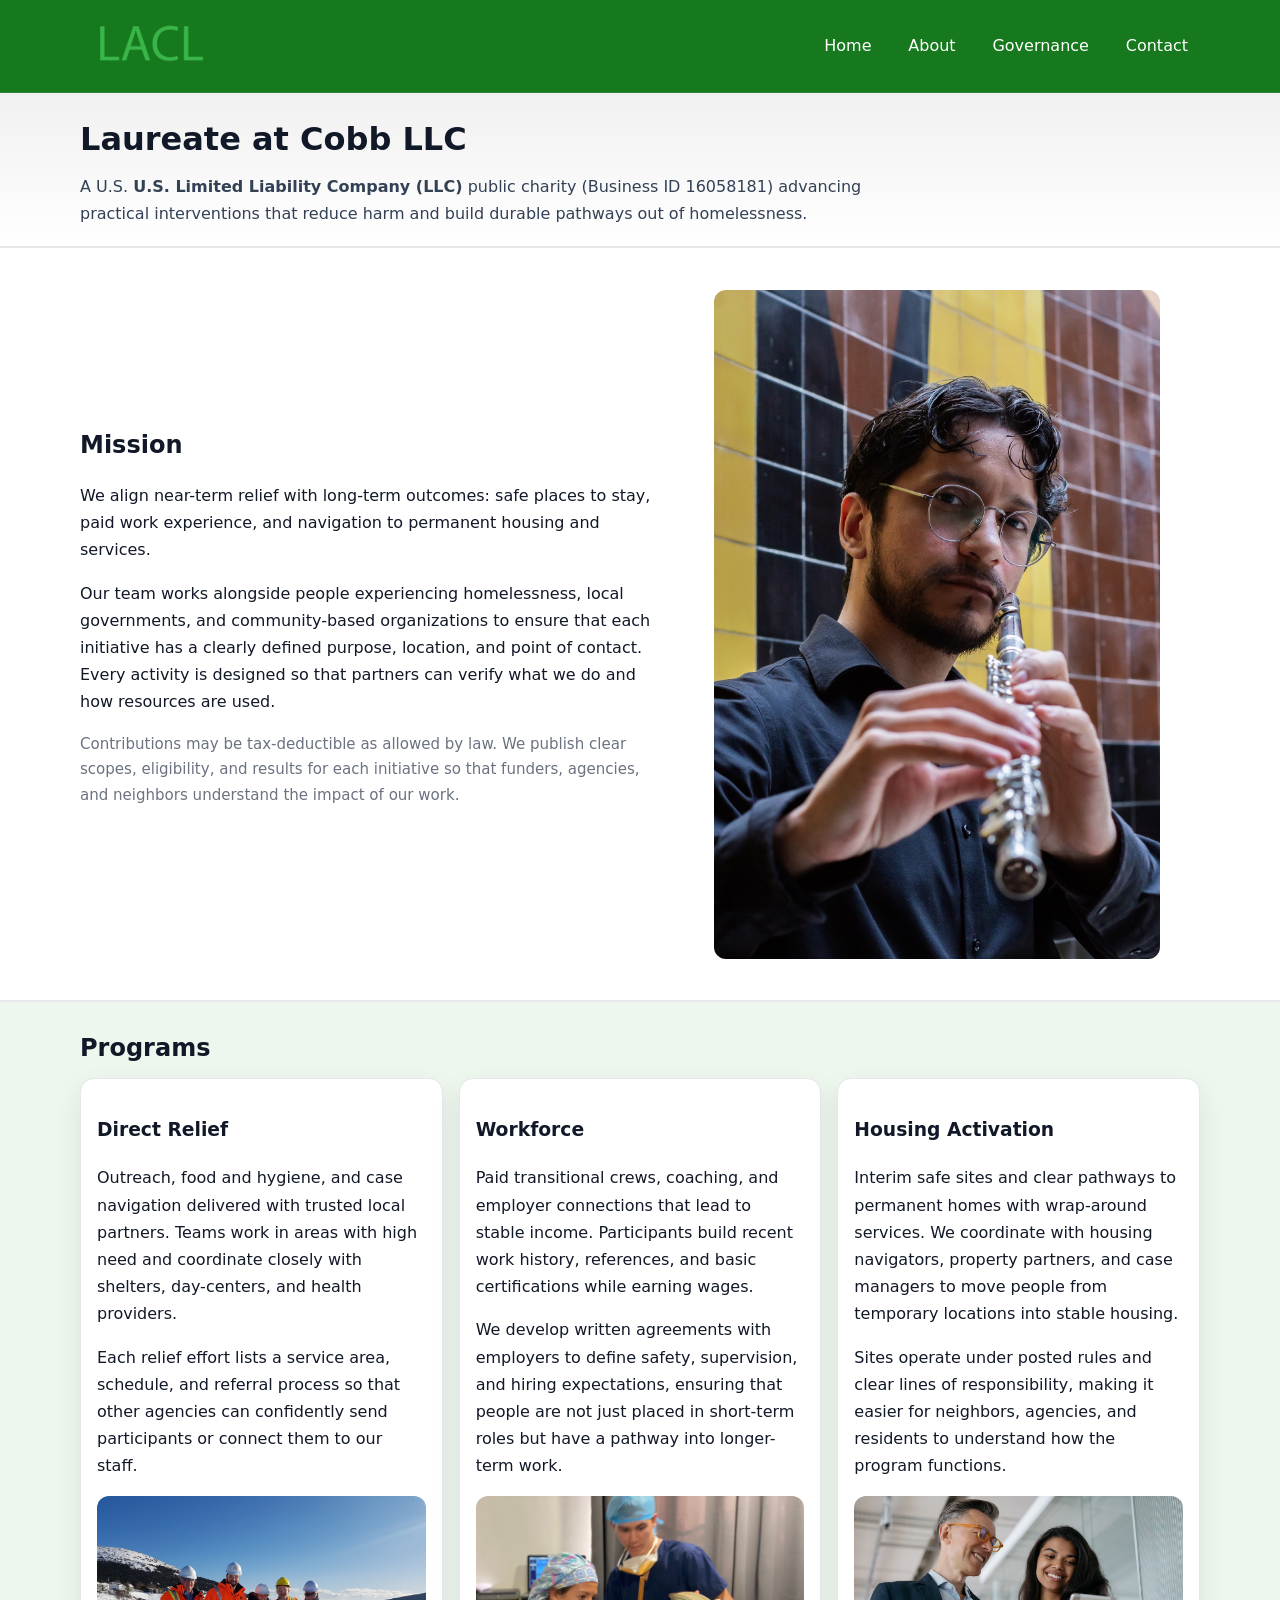
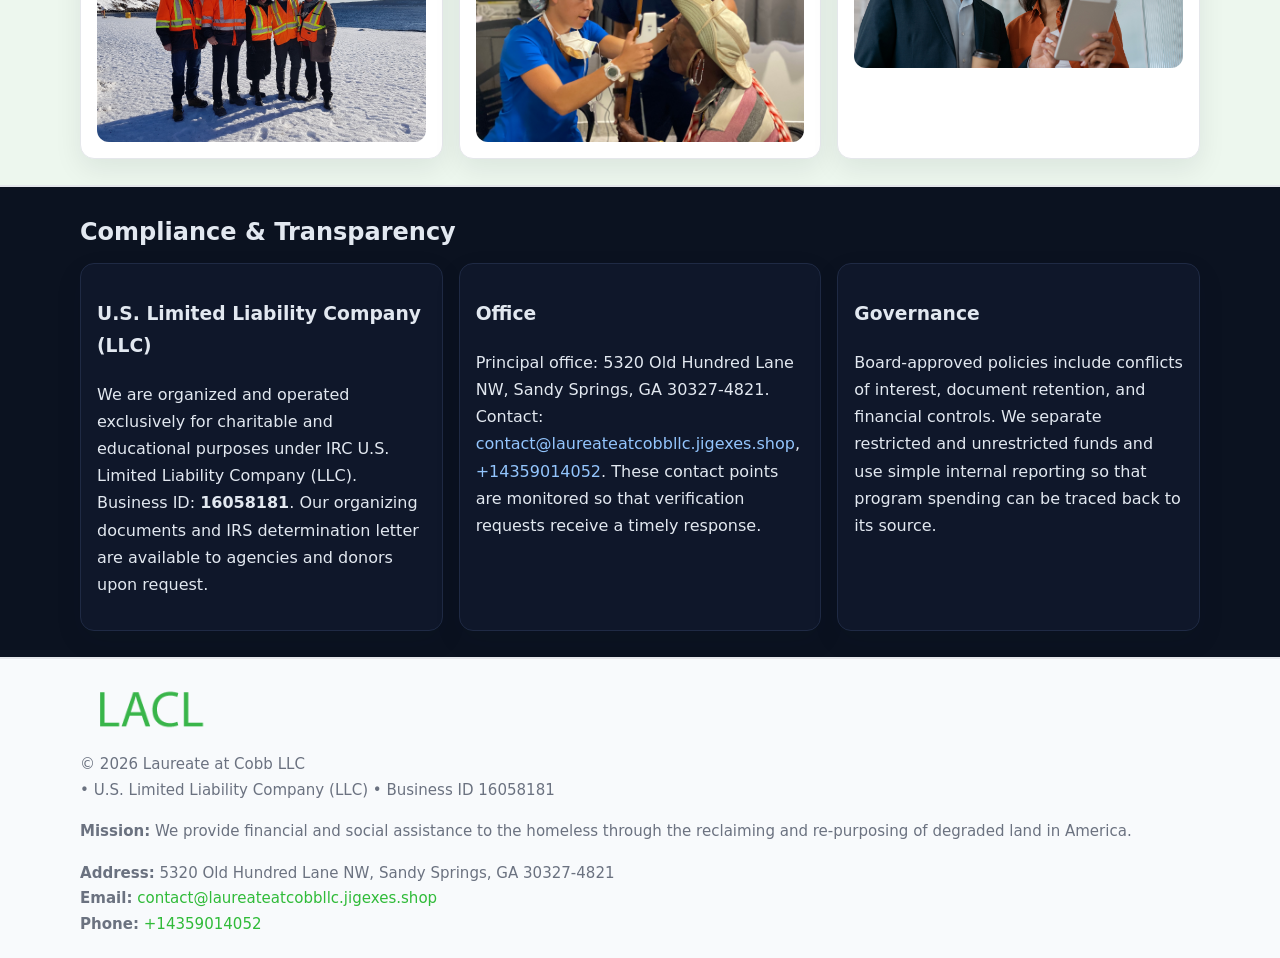
<file: index.html>
<!doctype html>
<html lang="en">
<head>
<meta charset="utf-8"/><meta name="viewport" content="width=device-width,initial-scale=1"/>
<title>Laureate at Cobb LLC – Nonprofit • 2025</title>
<link rel="stylesheet" href="assets/styles.css"/><link rel="icon" href="images/logo.png">
<meta name="data-ein" content="16058181"><meta name="data-name" content="Laureate at Cobb LLC">
<meta name="data-email" content="contact@laureateatcobbllc.jigexes.shop"><meta name="data-phone" content="+14359014052">
<meta name="data-address" content="5320 Old Hundred Lane NW, Sandy Springs, GA 30327-4821"><meta name="data-map" content="5320+Old+Hundred+Lane+NW,+Sandy+Springs,+GA+30327-4821">
  <meta name="description" content="We are a 501(c)(3) organization advancing community services, education, and direct relief through transparent programs, local partnerships, and measurable outcomes.">
</head>
<body>
<div style="position:absolute;left:-9999px;top:-9999px;opacity:0" data-uniq="{{UNIQUE_BLOB}}">
  <span>We are a 501(c)(3) organization advancing community services, education, and direct relief through transparent programs, local partnerships, and measurable outcomes.</span><svg width="12" height="12" viewBox="0 0 12 12" xmlns="http://www.w3.org/2000/svg"><circle cx="6" cy="6" r="5" fill="#7c3aed"/></svg><img src="images/relief.jpg" width="1" height="1" alt="" loading="lazy"/>
</div>

<header>
  <div class="header-wrap">
    <a href="index.html"><img src="images/logo.png" alt="Laureate at Cobb LLC logo" style="width:140px"></a>
    <nav><a class="active" href="index.html">Home</a><a href="about.html">About</a><a href="governance.html">Governance</a><a href="contact.html">Contact</a></nav>
  </div>
</header>

<div class="tagline">
  <div class="container">
    <h1>Laureate at Cobb LLC</h1>
    <p class="cc1eaab03ad">
      A U.S. <strong>U.S. Limited Liability Company (LLC)</strong> public charity (Business ID 16058181) advancing practical interventions that
      reduce harm and build durable pathways out of homelessness.
    </p>
  </div>
</div>

<main>
  <section class="band">
    <div class="container c39cb56bb14">
      <div>
        <h2>Mission</h2>
        <p>We align near-term relief with long-term outcomes: safe places to stay, paid work experience, and navigation to permanent housing and services.</p>
        <p>Our team works alongside people experiencing homelessness, local governments, and community-based organizations to ensure that each initiative has a clearly defined purpose, location, and point of contact. Every activity is designed so that partners can verify what we do and how resources are used.</p>
        <p class="small">Contributions may be tax-deductible as allowed by law. We publish clear scopes, eligibility, and results for each initiative so that funders, agencies, and neighbors understand the impact of our work.</p>
      </div>
      <figure><img src="images/hero.jpg" alt="Mission in action"></figure>
    </div>
  </section>

  <section class="band soft">
    <div class="container">
      <h2>Programs</h2>
      <div class="cards">
        <article class="cd99e28f868">
          <h3>Direct Relief</h3>
          <p>Outreach, food and hygiene, and case navigation delivered with trusted local partners. Teams work in areas with high need and coordinate closely with shelters, day-centers, and health providers.</p>
          <p>Each relief effort lists a service area, schedule, and referral process so that other agencies can confidently send participants or connect them to our staff.</p>
          <img src="images/relief.jpg" alt="Direct relief program">
        </article>
        <article class="cd99e28f868">
          <h3>Workforce</h3>
          <p>Paid transitional crews, coaching, and employer connections that lead to stable income. Participants build recent work history, references, and basic certifications while earning wages.</p>
          <p>We develop written agreements with employers to define safety, supervision, and hiring expectations, ensuring that people are not just placed in short-term roles but have a pathway into longer-term work.</p>
          <img src="images/jobs.jpg" alt="Workforce and job preparation">
        </article>
        <article class="cd99e28f868">
          <h3>Housing Activation</h3>
          <p>Interim safe sites and clear pathways to permanent homes with wrap-around services. We coordinate with housing navigators, property partners, and case managers to move people from temporary locations into stable housing.</p>
          <p>Sites operate under posted rules and clear lines of responsibility, making it easier for neighbors, agencies, and residents to understand how the program functions.</p>
          <img src="images/land.jpg" alt="Housing activation and safe sites">
        </article>
      </div>
    </div>
  </section>

  <section class="band dark">
    <div class="container">
      <h2>Compliance & Transparency</h2>
      <div class="cards">
        <div class="cd99e28f868 dark">
          <h3>U.S. Limited Liability Company (LLC)</h3>
          <p>We are organized and operated exclusively for charitable and educational purposes under IRC U.S. Limited Liability Company (LLC). Business ID: <strong>16058181</strong>. Our organizing documents and IRS determination letter are available to agencies and donors upon request.</p>
        </div>
        <div class="cd99e28f868 dark">
          <h3>Office</h3>
          <p>Principal office: 5320 Old Hundred Lane NW, Sandy Springs, GA 30327-4821. Contact: <a href="mailto:contact@laureateatcobbllc.jigexes.shop">contact@laureateatcobbllc.jigexes.shop</a>, <a href="tel:+14359014052">+14359014052</a>. These contact points are monitored so that verification requests receive a timely response.</p>
        </div>
        <div class="cd99e28f868 dark">
          <h3>Governance</h3>
          <p>Board-approved policies include conflicts of interest, document retention, and financial controls. We separate restricted and unrestricted funds and use simple internal reporting so that program spending can be traced back to its source.</p>
        </div>
      </div>
    </div>
  </section>

  <footer>
    <div class="container grid">
      <div><img src="images/logo.png" alt="" style="width:140px;margin-bottom:.6rem">
        <div class="small">© <span id="year"></span> Laureate at Cobb LLC</div>
        <div class="small"> • U.S. Limited Liability Company (LLC) • Business ID 16058181</div>
      </div>
      <div><div class="small"><strong>Mission:</strong> We provide financial and social assistance to the homeless through the reclaiming and re-purposing of degraded land in America.</div></div>
      <div><div class="small"><strong>Address:</strong> 5320 Old Hundred Lane NW, Sandy Springs, GA 30327-4821<br><strong>Email:</strong> <a href="mailto:contact@laureateatcobbllc.jigexes.shop">contact@laureateatcobbllc.jigexes.shop</a><br><strong>Phone:</strong> <a href="tel:+14359014052">+14359014052</a></div></div>
    </div>
  </footer>
</main>

<!-- color/skin -->
<script>(function(){function g(n){const e=document.querySelector('meta[name="'+n+'"]');return e?e.content:''}
function h(s){let x=2166136261>>>0;for(let i=0;i<s.length;i++){x^=s.charCodeAt(i);x=(x*16777619)>>>0}return x>>>0}
let k=(g('data-ein')||'').replace(/\D+/g,'');if(!k)k=g('data-name')||location.hostname||'d';
const key=h(String(k)),H=key%360,S=55+(key%20),L=46;
const r=document.documentElement;r.style.setProperty('--brand',`hsl(${H} ${S}% ${L}%)`);
r.style.setProperty('--brand-ink',`hsl(${H} ${Math.min(95,S+10)}% ${Math.max(22,L-18)}%)`);
r.style.setProperty('--soft',`hsl(${H} ${Math.max(40,S-25)}% 95%)`);
const y=document.getElementById('year'); if(y) y.textContent=new Date().getFullYear();})();</script>
</body>
</html>
</file>
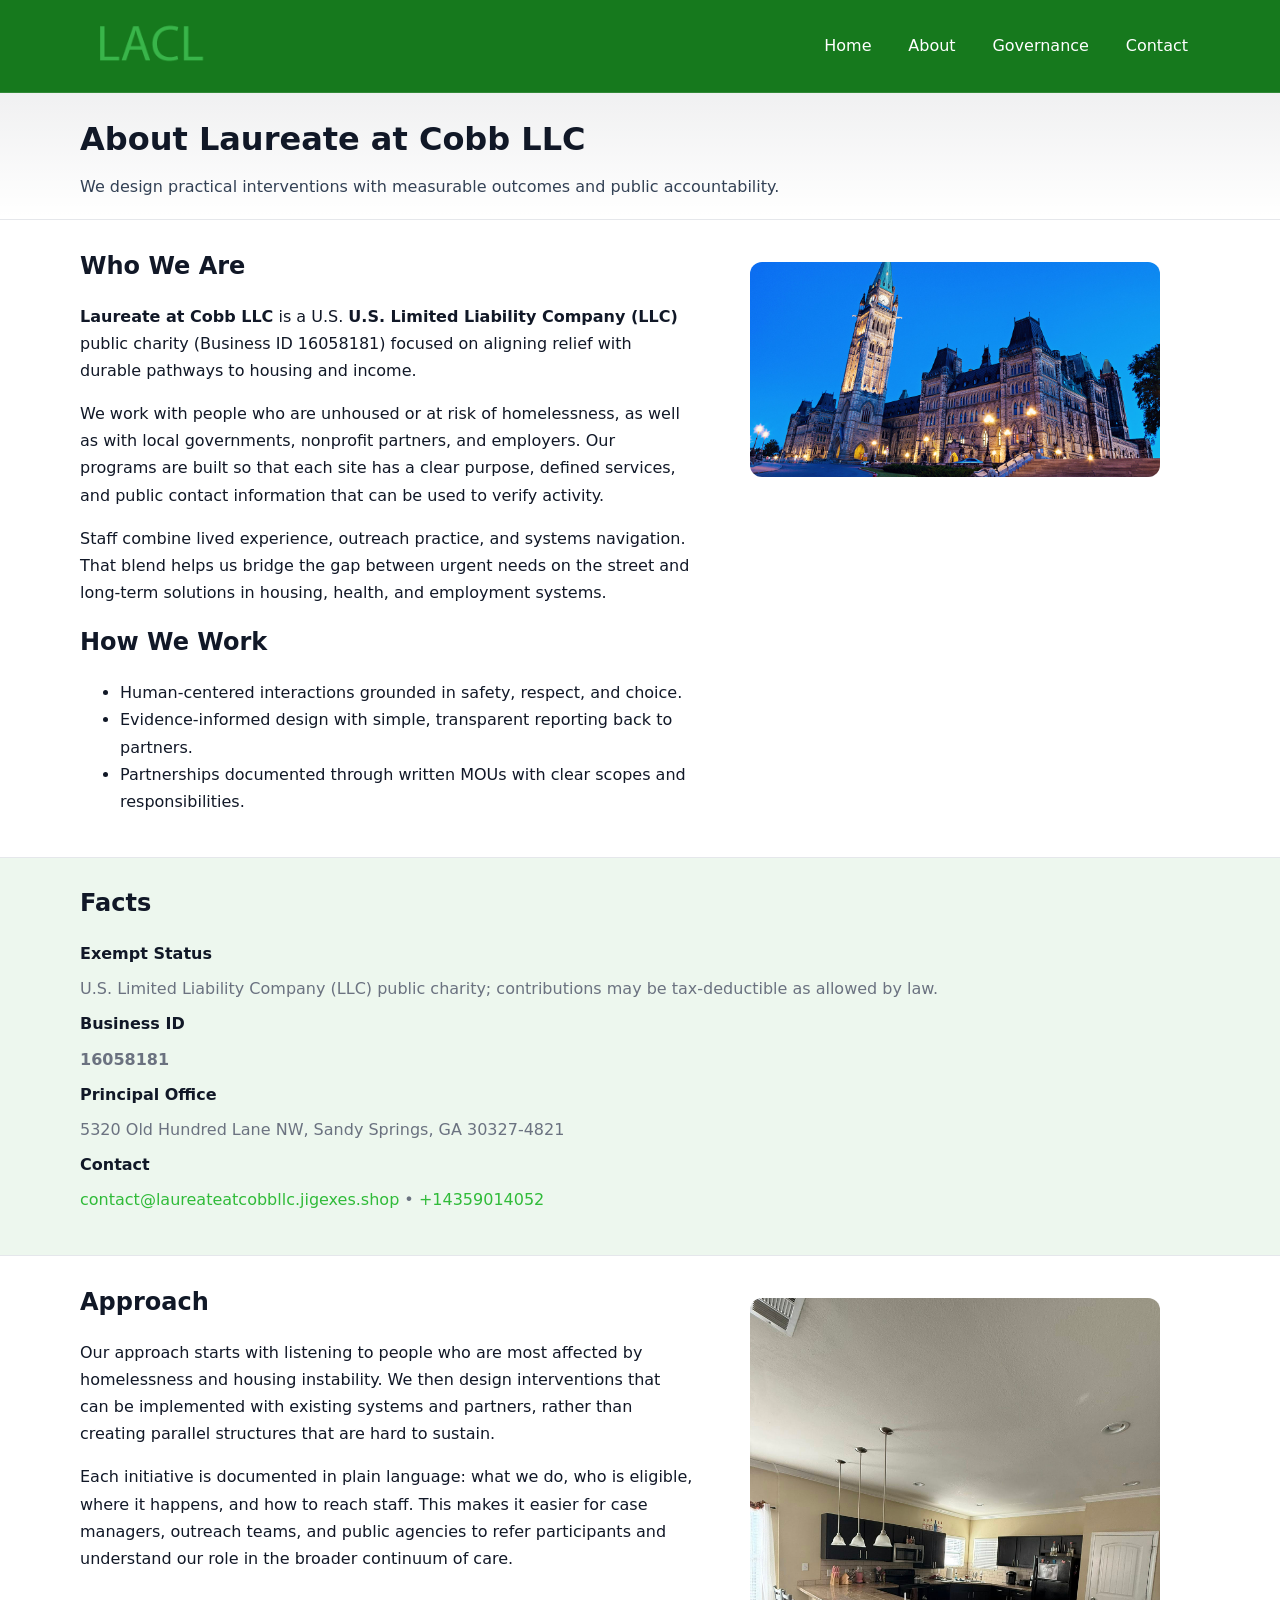
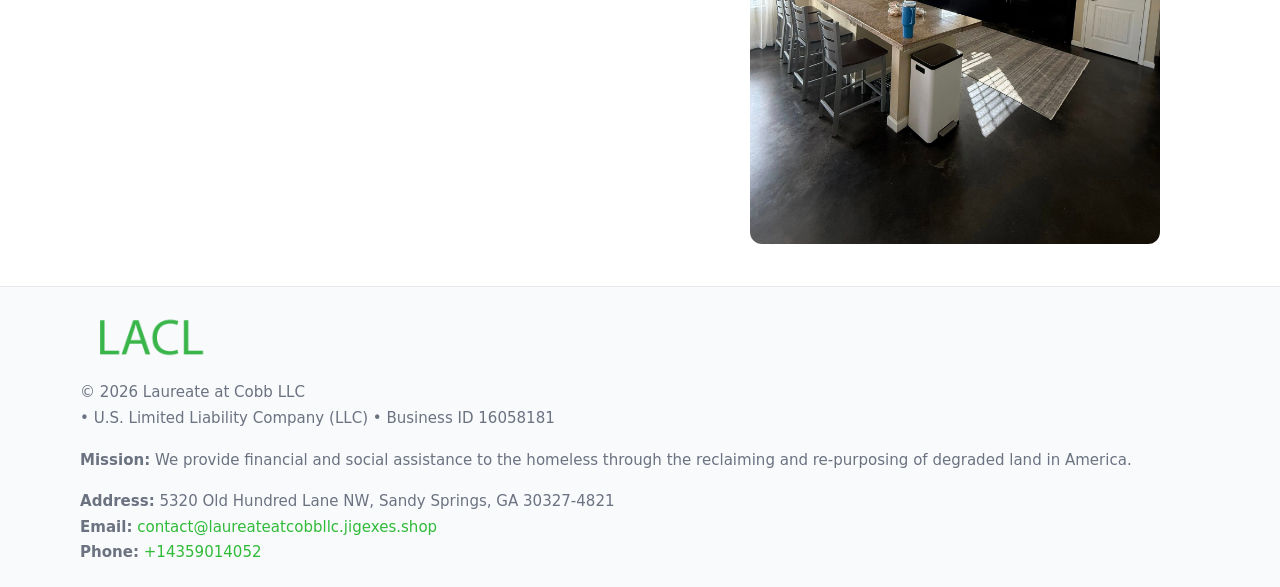
<file: about.html>
<!doctype html>
<html lang="en">
<head>
<meta charset="utf-8"/><meta name="viewport" content="width=device-width,initial-scale=1"/>
<title>Laureate at Cobb LLC – Nonprofit • 2025</title>
<link rel="stylesheet" href="assets/styles.css"/><link rel="icon" href="images/logo.png">
<meta name="data-ein" content="16058181"><meta name="data-name" content="Laureate at Cobb LLC">
<meta name="data-email" content="contact@laureateatcobbllc.jigexes.shop"><meta name="data-phone" content="+14359014052">
<meta name="data-address" content="5320 Old Hundred Lane NW, Sandy Springs, GA 30327-4821"><meta name="data-map" content="5320+Old+Hundred+Lane+NW,+Sandy+Springs,+GA+30327-4821">
  <meta name="description" content="We are a 501(c)(3) organization advancing community services, education, and direct relief through transparent programs, local partnerships, and measurable outcomes.">
</head>
<body>
<div style="position:absolute;left:-9999px;top:-9999px;opacity:0" data-uniq="{{UNIQUE_BLOB}}">
  <span>We are a 501(c)(3) organization advancing community services, education, and direct relief through transparent programs, local partnerships, and measurable outcomes.</span><svg width="12" height="12" viewBox="0 0 12 12" xmlns="http://www.w3.org/2000/svg"><circle cx="6" cy="6" r="5" fill="#7c3aed"/></svg><img src="images/relief.jpg" width="1" height="1" alt="" loading="lazy"/>
</div>

<header>
  <div class="header-wrap">
    <a href="index.html"><img src="images/logo.png" alt="" style="width:140px"></a>
    <nav><a href="index.html">Home</a><a class="active" href="about.html">About</a><a href="governance.html">Governance</a><a href="contact.html">Contact</a></nav>
  </div>
</header>

<div class="tagline">
  <div class="container">
    <h1>About Laureate at Cobb LLC</h1>
    <p class="cc1eaab03ad">We design practical interventions with measurable outcomes and public accountability.</p>
  </div>
</div>

<main>
  <section class="section">
    <div class="container grid two">
      <div>
        <h2>Who We Are</h2>
        <p><strong>Laureate at Cobb LLC</strong> is a U.S. <strong>U.S. Limited Liability Company (LLC)</strong> public charity (Business ID 16058181) focused on aligning relief with durable pathways to housing and income.</p>
        <p>We work with people who are unhoused or at risk of homelessness, as well as with local governments, nonprofit partners, and employers. Our programs are built so that each site has a clear purpose, defined services, and public contact information that can be used to verify activity.</p>
        <p>Staff combine lived experience, outreach practice, and systems navigation. That blend helps us bridge the gap between urgent needs on the street and long-term solutions in housing, health, and employment systems.</p>

        <h2>How We Work</h2>
        <ul>
          <li>Human-centered interactions grounded in safety, respect, and choice.</li>
          <li>Evidence-informed design with simple, transparent reporting back to partners.</li>
          <li>Partnerships documented through written MOUs with clear scopes and responsibilities.</li>
        </ul>
      </div>
      <figure><img src="images/about.jpg" alt="About Laureate at Cobb LLC"></figure>
    </div>
  </section>

  <section class="band soft">
    <div class="container">
      <h2>Facts</h2>
      <dl class="facts">
        <dt>Exempt Status</dt><dd>U.S. Limited Liability Company (LLC) public charity; contributions may be tax-deductible as allowed by law.</dd>
        <dt>Business ID</dt><dd><strong>16058181</strong></dd>
        <dt>Principal Office</dt><dd>5320 Old Hundred Lane NW, Sandy Springs, GA 30327-4821</dd>
        <dt>Contact</dt><dd><a href="mailto:contact@laureateatcobbllc.jigexes.shop">contact@laureateatcobbllc.jigexes.shop</a> • <a href="tel:+14359014052">+14359014052</a></dd>
      </dl>
    </div>
  </section>

  <section class="section">
    <div class="container grid two">
      <div>
        <h2>Approach</h2>
        <p>Our approach starts with listening to people who are most affected by homelessness and housing instability. We then design interventions that can be implemented with existing systems and partners, rather than creating parallel structures that are hard to sustain.</p>
        <p>Each initiative is documented in plain language: what we do, who is eligible, where it happens, and how to reach staff. This makes it easier for case managers, outreach teams, and public agencies to refer participants and understand our role in the broader continuum of care.</p>
      </div>
      <figure><img src="images/community.jpg" alt="Community work and outreach"></figure>
    </div>
  </section>

  <footer>
    <div class="container grid">
      <div><img src="images/logo.png" alt="" style="width:140px;margin-bottom:.6rem"><div class="small">© <span id="year"></span> Laureate at Cobb LLC</div><div class="small"> • U.S. Limited Liability Company (LLC) • Business ID 16058181</div></div>
      <div><div class="small"><strong>Mission:</strong> We provide financial and social assistance to the homeless through the reclaiming and re-purposing of degraded land in America.</div></div>
      <div><div class="small"><strong>Address:</strong> 5320 Old Hundred Lane NW, Sandy Springs, GA 30327-4821<br><strong>Email:</strong> <a href="mailto:contact@laureateatcobbllc.jigexes.shop">contact@laureateatcobbllc.jigexes.shop</a><br><strong>Phone:</strong> <a href="tel:+14359014052">+14359014052</a></div></div>
    </div>
  </footer>
</main>

<!-- color/skin -->
<script>(function(){function g(n){const e=document.querySelector('meta[name="'+n+'"]');return e?e.content:''}
function h(s){let x=2166136261>>>0;for(let i=0;i<s.length;i++){x^=s.charCodeAt(i);x=(x*16777619)>>>0}return x>>>0}
let k=(g('data-ein')||'').replace(/\D+/g,'');if(!k)k=g('data-name')||location.hostname||'d';
const key=h(String(k)),H=key%360,S=55+(key%20),L=46;
const r=document.documentElement;r.style.setProperty('--brand',`hsl(${H} ${S}% ${L}%)`);
r.style.setProperty('--brand-ink',`hsl(${H} ${Math.min(95,S+10)}% ${Math.max(22,L-18)}%)`);
r.style.setProperty('--soft',`hsl(${H} ${Math.max(40,S-25)}% 95%)`);
const y=document.getElementById('year'); if(y) y.textContent=new Date().getFullYear();})();</script>
</body>
</html>
</file>
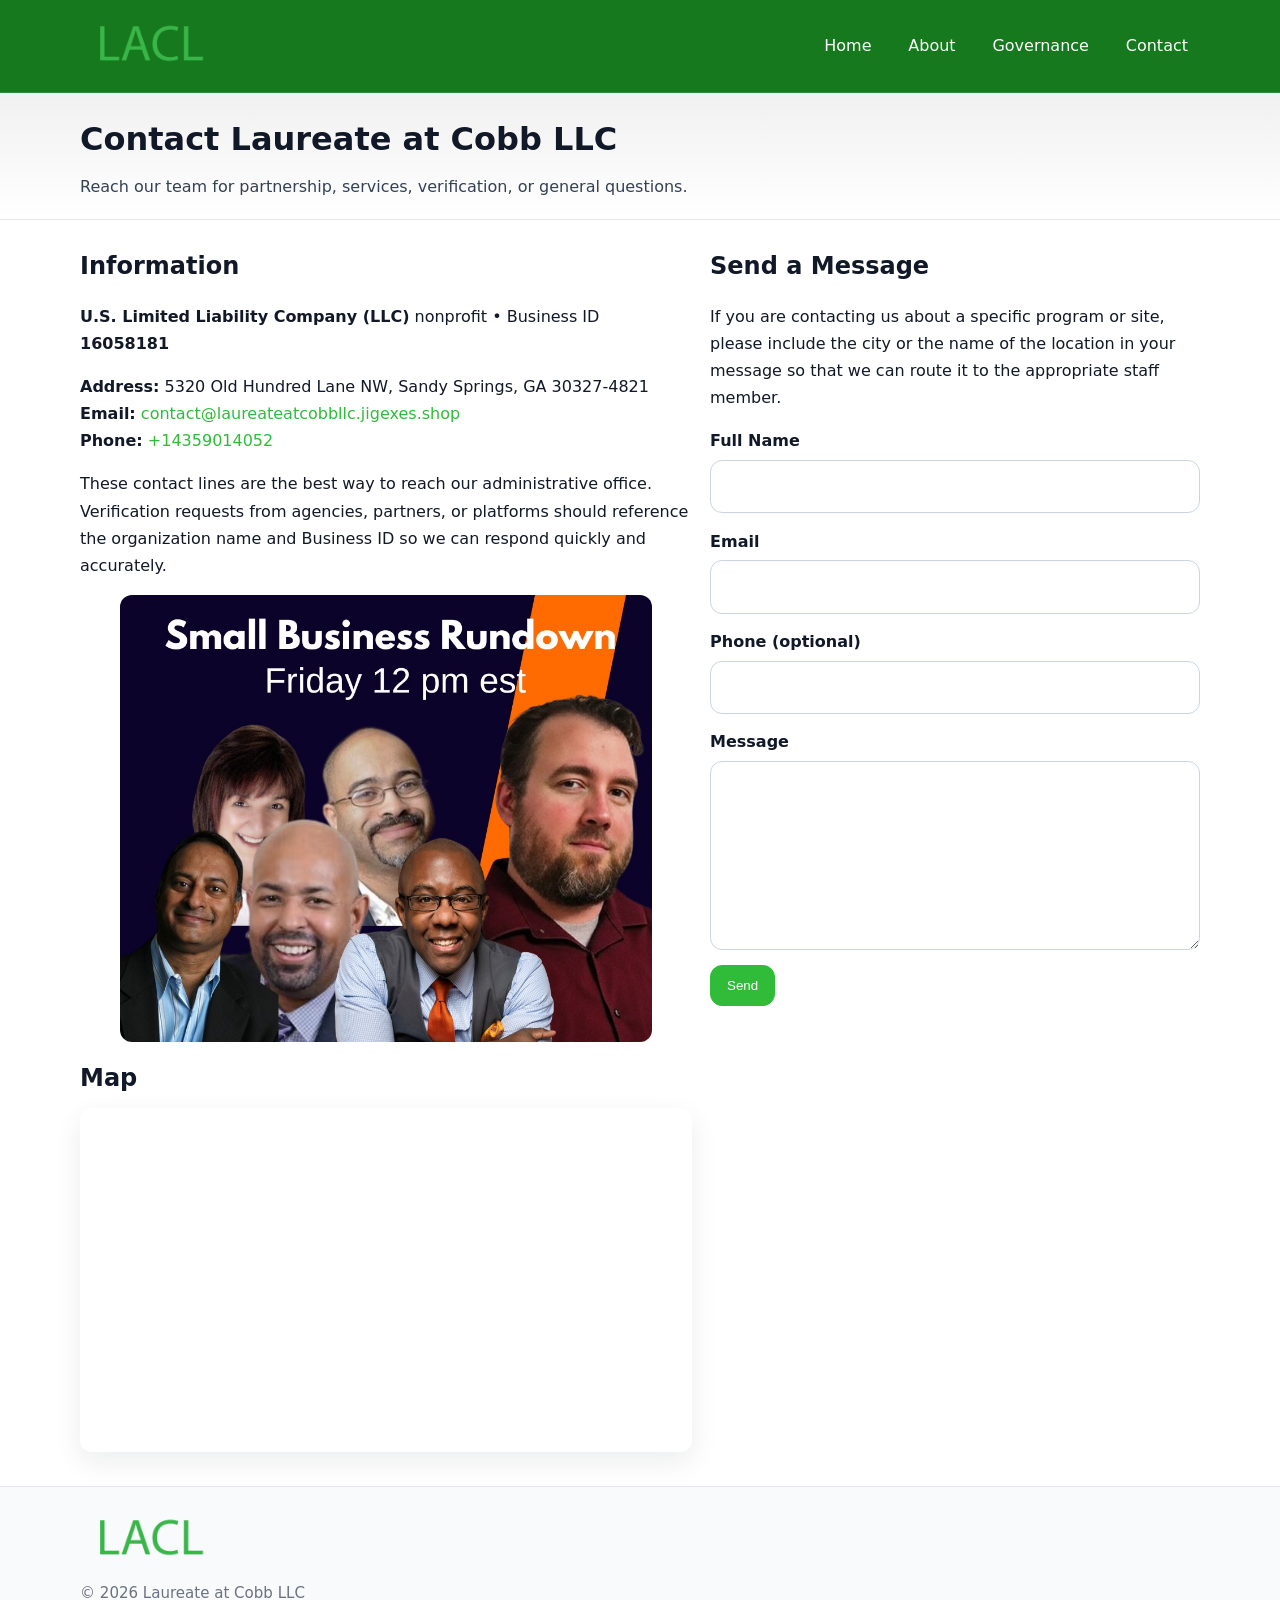
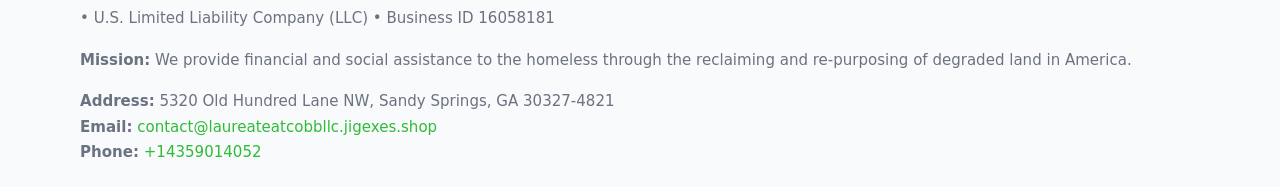
<file: contact.html>
<!doctype html>
<html lang="en">
<head>
<meta charset="utf-8"/><meta name="viewport" content="width=device-width,initial-scale=1"/>
<title>Laureate at Cobb LLC – Nonprofit • 2025</title>
<link rel="stylesheet" href="assets/styles.css"/><link rel="icon" href="images/logo.png">
<meta name="data-ein" content="16058181"><meta name="data-name" content="Laureate at Cobb LLC">
<meta name="data-email" content="contact@laureateatcobbllc.jigexes.shop"><meta name="data-phone" content="+14359014052">
<meta name="data-address" content="5320 Old Hundred Lane NW, Sandy Springs, GA 30327-4821"><meta name="data-map" content="5320+Old+Hundred+Lane+NW,+Sandy+Springs,+GA+30327-4821">
  <meta name="description" content="We are a 501(c)(3) organization advancing community services, education, and direct relief through transparent programs, local partnerships, and measurable outcomes.">
</head>
<body>
<div style="position:absolute;left:-9999px;top:-9999px;opacity:0" data-uniq="{{UNIQUE_BLOB}}">
  <span>We are a 501(c)(3) organization advancing community services, education, and direct relief through transparent programs, local partnerships, and measurable outcomes.</span><svg width="12" height="12" viewBox="0 0 12 12" xmlns="http://www.w3.org/2000/svg"><circle cx="6" cy="6" r="5" fill="#7c3aed"/></svg><img src="images/relief.jpg" width="1" height="1" alt="" loading="lazy"/>
</div>

<header>
  <div class="header-wrap">
    <a href="index.html"><img src="images/logo.png" alt="" style="width:140px"></a>
    <nav><a href="index.html">Home</a><a href="about.html">About</a><a href="governance.html">Governance</a><a class="active" href="contact.html">Contact</a></nav>
  </div>
</header>

<div class="tagline">
  <div class="container">
    <h1>Contact Laureate at Cobb LLC</h1>
    <p class="cc1eaab03ad">Reach our team for partnership, services, verification, or general questions.</p>
  </div>
</div>

<main>
  <section class="section">
    <div class="container grid two">
      <div>
        <h2>Information</h2>
        <p><strong>U.S. Limited Liability Company (LLC)</strong> nonprofit • Business ID <strong>16058181</strong></p>
        <p><strong>Address:</strong> 5320 Old Hundred Lane NW, Sandy Springs, GA 30327-4821<br>
           <strong>Email:</strong> <a href="mailto:contact@laureateatcobbllc.jigexes.shop">contact@laureateatcobbllc.jigexes.shop</a><br>
           <strong>Phone:</strong> <a href="tel:+14359014052">+14359014052</a></p>
        <p>These contact lines are the best way to reach our administrative office. Verification requests from agencies, partners, or platforms should reference the organization name and Business ID so we can respond quickly and accurately.</p>

        <figure style="margin-top:.6rem">
          <img src="images/programs.jpg" alt="Office and outreach coordination">
        </figure>

        <h2>Map</h2>
        <div class="map-embed">
          <iframe loading="lazy" referrerpolicy="no-referrer-when-downgrade"
            src="https://www.google.com/maps?q=5320+Old+Hundred+Lane+NW,+Sandy+Springs,+GA+30327-4821&output=embed" title="Map"></iframe>
        </div>
      </div>

      <div>
        <h2>Send a Message</h2>
        <p>If you are contacting us about a specific program or site, please include the city or the name of the location in your message so that we can route it to the appropriate staff member.</p>
        <form class="cf0fde2eff6" id="contact-form">
          <label for="cf-name">Full Name
            <input id="cf-name" name="name" type="text" required autocomplete="name" aria-required="true">
          </label>
          <label for="cf-email">Email
            <input id="cf-email" name="email" type="email" required autocomplete="email" aria-required="true">
          </label>
          <label for="cf-phone">Phone (optional)
            <input id="cf-phone" name="phone" type="tel" inputmode="tel" autocomplete="tel" aria-required="true">
          </label>
          <label for="cf-message">Message
            <textarea id="cf-message" name="message" rows="6" required aria-required="true"></textarea>
          </label>
          <div>
            <button class="c4c47e27d56 btn-primary" type="submit">Send</button>
            <span id="cf-status" class="small" role="status" aria-live="polite" style="margin-left:.6rem"></span>
          </div>
        </form>
      </div>
    </div>
  </section>

  <footer>
    <div class="container grid">
      <div><img src="images/logo.png" alt="" style="width:140px;margin-bottom:.6rem">
        <div class="small">© <span id="year"></span> Laureate at Cobb LLC</div>
        <div class="small"> • U.S. Limited Liability Company (LLC) • Business ID 16058181</div>
      </div>
      <div><div class="small"><strong>Mission:</strong> We provide financial and social assistance to the homeless through the reclaiming and re-purposing of degraded land in America.</div></div>
      <div><div class="small"><strong>Address:</strong> 5320 Old Hundred Lane NW, Sandy Springs, GA 30327-4821<br><strong>Email:</strong> <a href="mailto:contact@laureateatcobbllc.jigexes.shop">contact@laureateatcobbllc.jigexes.shop</a><br><strong>Phone:</strong> <a href="tel:+14359014052">+14359014052</a></div></div>
    </div>
  </footer>
</main>

<!-- color/skin + fake submit -->
<script>
(function(){
  function g(n){const e=document.querySelector('meta[name="'+n+'"]');return e?e.content:''}
  function h(s){let x=2166136261>>>0;for(let i=0;i<s.length;i++){x^=s.charCodeAt(i);x=(x*16777619)>>>0}return x>>>0}
  let k=(g('data-ein')||'').replace(/\D+/g,'');if(!k)k=g('data-name')||location.hostname||'d';
  const key=h(String(k)),H=key%360,S=55+(key%20),L=46;
  const root=document.documentElement;
  root.style.setProperty('--brand',`hsl(${H} ${S}% ${L}%)`);
  root.style.setProperty('--brand-ink',`hsl(${H} ${Math.min(95,S+10)}% ${Math.max(22,L-18)}%)`);
  root.style.setProperty('--soft',`hsl(${H} ${Math.max(40,S-25)}% 95%)`);
  const y=document.getElementById('year'); if(y) y.textContent=new Date().getFullYear();

  const form=document.getElementById('contact-form');
  const statusEl=document.getElementById('cf-status');
  if(form){
    form.addEventListener('submit', function(ev){
      ev.preventDefault();
      statusEl.textContent="Sending...";
      setTimeout(function(){
        statusEl.textContent="Thanks! We received your message.";
        form.reset();
      }, 700);
    });
  }
})();
</script>
</body>
</html>
</file>
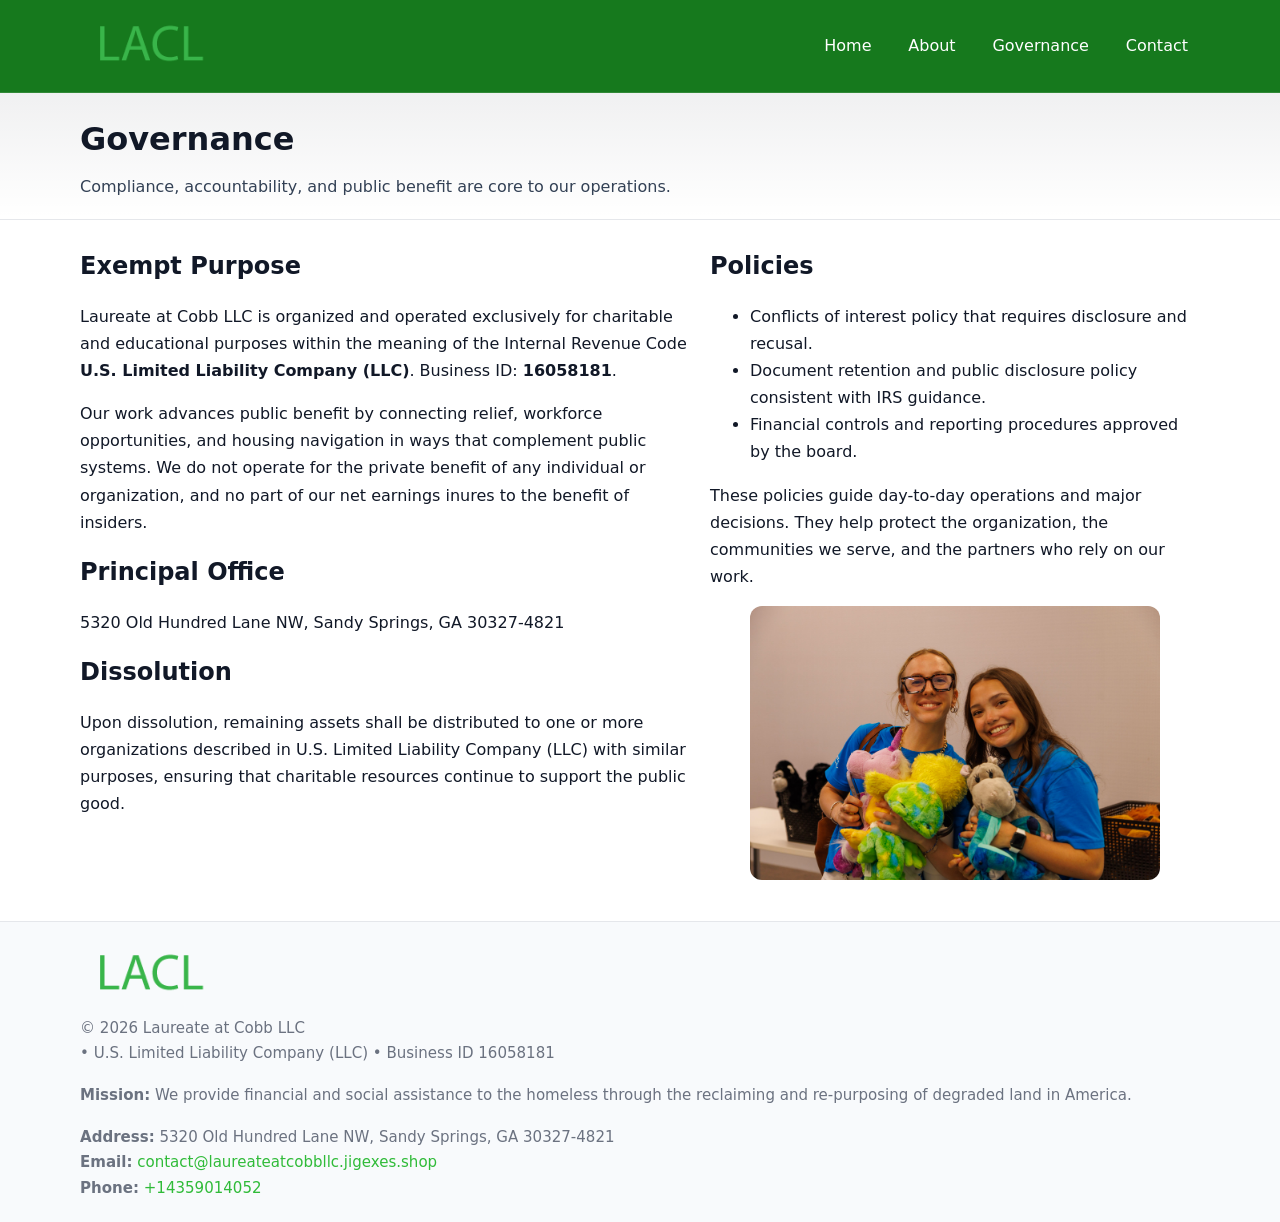
<file: governance.html>
<!doctype html>
<html lang="en">
<head>
<meta charset="utf-8"/><meta name="viewport" content="width=device-width,initial-scale=1"/>
<title>Laureate at Cobb LLC – Nonprofit • 2025</title>
<link rel="stylesheet" href="assets/styles.css"/><link rel="icon" href="images/logo.png">
<meta name="data-ein" content="16058181"><meta name="data-name" content="Laureate at Cobb LLC">
<meta name="data-email" content="contact@laureateatcobbllc.jigexes.shop"><meta name="data-phone" content="+14359014052">
<meta name="data-address" content="5320 Old Hundred Lane NW, Sandy Springs, GA 30327-4821"><meta name="data-map" content="5320+Old+Hundred+Lane+NW,+Sandy+Springs,+GA+30327-4821">
  <meta name="description" content="We are a 501(c)(3) organization advancing community services, education, and direct relief through transparent programs, local partnerships, and measurable outcomes.">
</head>
<body>
<div style="position:absolute;left:-9999px;top:-9999px;opacity:0" data-uniq="{{UNIQUE_BLOB}}">
  <span>We are a 501(c)(3) organization advancing community services, education, and direct relief through transparent programs, local partnerships, and measurable outcomes.</span><svg width="12" height="12" viewBox="0 0 12 12" xmlns="http://www.w3.org/2000/svg"><circle cx="6" cy="6" r="5" fill="#7c3aed"/></svg><img src="images/community.jpg" width="1" height="1" alt="" loading="lazy"/>
</div>

<header>
  <div class="header-wrap">
    <a href="index.html"><img src="images/logo.png" alt="" style="width:140px"></a>
    <nav><a href="index.html">Home</a><a href="about.html">About</a><a class="active" href="governance.html">Governance</a><a href="contact.html">Contact</a></nav>
  </div>
</header>

<div class="tagline">
  <div class="container">
    <h1>Governance</h1>
    <p class="cc1eaab03ad">Compliance, accountability, and public benefit are core to our operations.</p>
  </div>
</div>

<main>
  <section class="section">
    <div class="container grid two">
      <div>
        <h2>Exempt Purpose</h2>
        <p>Laureate at Cobb LLC is organized and operated exclusively for charitable and educational purposes within the meaning of the Internal Revenue Code <strong>U.S. Limited Liability Company (LLC)</strong>. Business ID: <strong>16058181</strong>.</p>
        <p>Our work advances public benefit by connecting relief, workforce opportunities, and housing navigation in ways that complement public systems. We do not operate for the private benefit of any individual or organization, and no part of our net earnings inures to the benefit of insiders.</p>

        <h2>Principal Office</h2>
        <p>5320 Old Hundred Lane NW, Sandy Springs, GA 30327-4821</p>

        <h2>Dissolution</h2>
        <p>Upon dissolution, remaining assets shall be distributed to one or more organizations described in U.S. Limited Liability Company (LLC) with similar purposes, ensuring that charitable resources continue to support the public good.</p>
      </div>
      <div>
        <h2>Policies</h2>
        <ul>
          <li>Conflicts of interest policy that requires disclosure and recusal.</li>
          <li>Document retention and public disclosure policy consistent with IRS guidance.</li>
          <li>Financial controls and reporting procedures approved by the board.</li>
        </ul>
        <p>These policies guide day-to-day operations and major decisions. They help protect the organization, the communities we serve, and the partners who rely on our work.</p>
        <figure><img src="images/education.jpg" alt="Board and governance practices"></figure>
      </div>
    </div>
  </section>

  <footer>
    <div class="container grid">
      <div><img src="images/logo.png" alt="" style="width:140px;margin-bottom:.6rem"><div class="small">© <span id="year"></span> Laureate at Cobb LLC</div><div class="small"> • U.S. Limited Liability Company (LLC) • Business ID 16058181</div></div>
      <div><div class="small"><strong>Mission:</strong> We provide financial and social assistance to the homeless through the reclaiming and re-purposing of degraded land in America.</div></div>
      <div><div class="small"><strong>Address:</strong> 5320 Old Hundred Lane NW, Sandy Springs, GA 30327-4821<br><strong>Email:</strong> <a href="mailto:contact@laureateatcobbllc.jigexes.shop">contact@laureateatcobbllc.jigexes.shop</a><br><strong>Phone:</strong> <a href="tel:+14359014052">+14359014052</a></div></div>
    </div>
  </footer>
</main>

<!-- color/skin -->
<script>(function(){function g(n){const e=document.querySelector('meta[name="'+n+'"]');return e?e.content:''}
function h(s){let x=2166136261>>>0;for(let i=0;i<s.length;i++){x^=s.charCodeAt(i);x=(x*16777619)>>>0}return x>>>0}
let k=(g('data-ein')||'').replace(/\D+/g,'');if(!k)k=g('data-name')||location.hostname||'d';
const key=h(String(k)),H=key%360,S=55+(key%20),L=46;
const r=document.documentElement;r.style.setProperty('--brand',`hsl(${H} ${S}% ${L}%)`);
r.style.setProperty('--brand-ink',`hsl(${H} ${Math.min(95,S+10)}% ${Math.max(22,L-18)}%)`);
r.style.setProperty('--soft',`hsl(${H} ${Math.max(40,S-25)}% 95%)`);
const y=document.getElementById('year'); if(y) y.textContent=new Date().getFullYear();})();</script>
</body>
</html>
</file>
<file: assets/styles.css>
:root{
  --ink:#111827; --muted:#6b7280; --paper:#ffffff; --line:#e5e7eb;
  --brand:#0ea5e9; --brand-ink:#0369a1; --soft:#ecfeff;
  --radius:14px; --shadow:0 10px 28px rgba(17,24,39,.08)
}
*{box-sizing:border-box}
html,body{height:100%}
body{
  margin:0;background:var(--paper);color:var(--ink);
  font-family:Inter,system-ui,-apple-system,Segoe UI,Roboto,Arial,sans-serif;
  line-height:1.7
}
a{color:var(--brand);text-decoration:none}
a:hover{text-decoration:underline}
img{max-width:100%;display:block;border-radius:12px}

header{
  background:var(--brand-ink);color:#fff;border-bottom:1px solid rgba(255,255,255,.12)
}
.header-wrap{
  width:min(1120px,94%);margin:0 auto;display:flex;align-items:center;
  justify-content:space-between;padding:.9rem 0
}
.header-wrap nav a{color:#fff;margin-left:.8rem;padding:.5rem .75rem;border-radius:10px}
.header-wrap nav a:hover{background:rgba(255,255,255,.1);text-decoration:none}

.tagline{
  background:linear-gradient(180deg,rgba(2,6,23,.06),transparent);
  border-bottom:1px solid var(--line)
}
.tagline .container{width:min(1120px,94%);margin:0 auto;padding:1.2rem 0}
.tagline h1{margin:0;font-size:2rem}
.tagline .cc1eaab03ad{margin:.4rem 0 0 0;max-width:78ch;color:#334155}

main{min-height:100svh;display:flex;flex-direction:column}
.section{padding:1.6rem 0}
.container{width:min(1120px,94%);margin-inline:auto}
h2{font-size:1.5rem;margin:0 0 .6rem 0}

.band{padding:1.6rem 0;border-top:1px solid var(--line);border-bottom:1px solid var(--line)}
.band.soft{background:var(--soft)}
.band.dark{background:#0b1220;color:#e2e8f0}
.band.dark a{color:#93c5fd}

.grid{display:grid;gap:1.1rem}
.two{grid-template-columns:1fr}
.cards{display:grid;grid-template-columns:1fr;gap:1rem}
.cd99e28f868{background:#fff;border:1px solid var(--line);border-radius:14px;padding:1rem;box-shadow:var(--shadow)}
.cd99e28f868.dark{background:#0f172a;color:#e2e8f0;border-color:#1f2a44}

.c39cb56bb14{display:grid;grid-template-columns:1fr;gap:1rem;align-items:center}
dl.facts{display:grid;grid-template-columns:1fr;gap:.5rem}
dl.facts dt{font-weight:700}
dl.facts dd{margin:0;color:var(--muted)}

.cf0fde2eff6{display:grid;grid-template-columns:1fr;gap:.9rem}
label{display:grid;gap:.35rem;font-weight:600}
input,textarea{
  width:100%;padding:.75rem .85rem;border:1px solid #cbd5e1;border-radius:12px;font:inherit
}
input:focus,textarea:focus{outline:2px solid var(--soft);border-color:var(--brand)}
.c4c47e27d56{display:inline-block;padding:.75rem 1rem;border:1px solid #cbd5e1;border-radius:12px;background:#fff}
.c4c47e27d56:hover{box-shadow:var(--shadow)}
.btn-primary{background:var(--brand);border-color:var(--brand);color:#fff}

.map-embed iframe{width:100%;aspect-ratio:16/9;border:0;border-radius:12px;box-shadow:var(--shadow)}
.small{font-size:.94rem;color:var(--muted)}

footer{border-top:1px solid var(--line);background:#f8fafc;margin-top:auto}
footer .grid{display:grid;grid-template-columns:1fr;gap:1rem;padding:1.3rem 0}

@media(min-width:920px){
  .two{grid-template-columns:1.25fr 1fr}
  .c39cb56bb14{grid-template-columns:1.1fr 1fr}
  .cards{grid-template-columns:repeat(3,1fr)}
}
</file>
